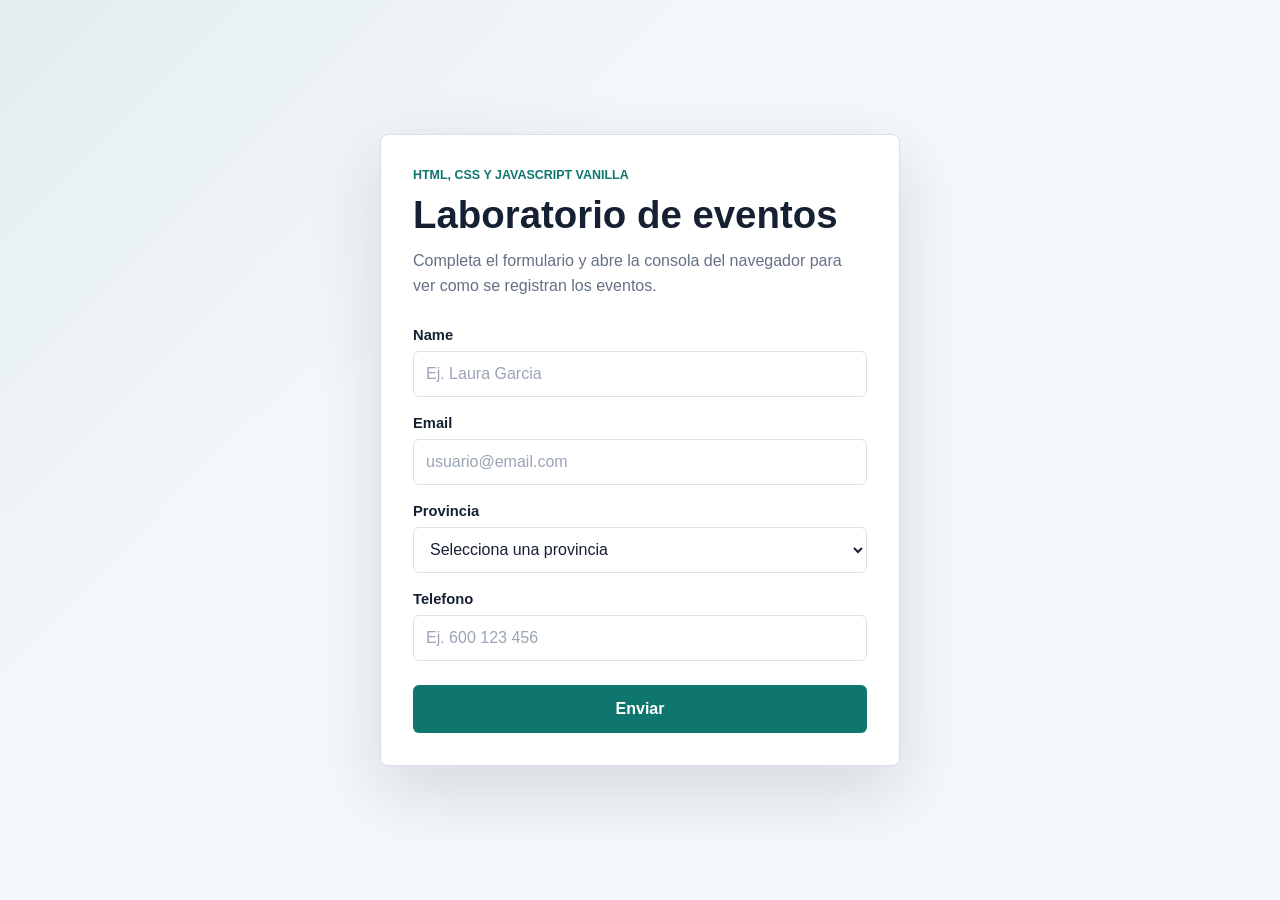
<file: index.html>
<!DOCTYPE html>
<html lang="es">
<head>
  <meta charset="UTF-8">
  <meta name="viewport" content="width=device-width, initial-scale=1.0">
  <title>Laboratorio de Eventos Web</title>

   <!-- Beacon de Marketing Cloud Personalization -->
    <script
        type="text/javascript"
        async
        src="//cdn.evgnet.com/beacon/seidorconsultingsl/pruebas_kj/scripts/evergage.min.js">
    </script>
    
  <link rel="stylesheet" href="css/styles.css">
</head>
<body>
  <main class="page">
    <section id="registrationView" class="form-panel" aria-labelledby="form-title">
      <div class="form-header">
        <p class="eyebrow">HTML, CSS y JavaScript vanilla</p>
        <h1 id="form-title">Laboratorio de eventos</h1>
        <p class="intro">
          Completa el formulario y abre la consola del navegador para ver como se registran los eventos.
        </p>
      </div>

      <form id="contactForm" class="contact-form" novalidate>
        <div class="form-field">
          <label for="name">Name</label>
          <input
            type="text"
            id="name"
            name="nombre"
            placeholder="Ej. Laura Garcia"
            autocomplete="name"
          >
        </div>

        <div class="form-field">
          <label for="email">Email</label>
          <input
            type="email"
            id="email"
            name="email"
            placeholder="usuario@email.com"
            autocomplete="email"
          >
        </div>

        <div class="form-field">
          <label for="province">Provincia</label>
          <select id="province" name="provincia">
            <option value="">Selecciona una provincia</option>
            <option value="Barcelona">Barcelona</option>
            <option value="Madrid">Madrid</option>
            <option value="Sevilla">Sevilla</option>
            <option value="Valencia">Valencia</option>
            <option value="Zaragoza">Zaragoza</option>
          </select>
        </div>

        <div class="form-field">
          <label for="phone">Telefono</label>
          <input
            type="tel"
            id="phone"
            name="telefono"
            placeholder="Ej. 600 123 456"
            autocomplete="tel"
          >
        </div>

        <button type="submit" class="submit-button">Enviar</button>
      </form>
    </section>

    <section id="successView" class="success-panel view-hidden" aria-labelledby="success-title">
      <div class="success-icon" aria-hidden="true">OK</div>
      <p class="eyebrow">Registro completado</p>
      <h1 id="success-title">Tu registro se ha enviado correctamente</h1>
      <p class="intro">
        Estamos preparando tu area personal. En unos segundos accederas a la pagina de inicio.
      </p>
    </section>

    <section id="bankHomeView" class="bank-home view-hidden" aria-labelledby="bank-home-title">
      <header class="bank-nav">
        <a class="bank-brand" href="#" aria-label="Inicio Banco Horizonte">
          <span class="brand-mark">BH</span>
          <span>Banco Horizonte</span>
        </a>
        <nav aria-label="Navegacion principal">
          <a href="#cuentas">Cuentas</a>
          <a href="#tarjetas">Tarjetas</a>
          <a href="#prestamos">Prestamos</a>
        </nav>
      </header>

      <div class="bank-hero">
        <div class="bank-hero-content">
          <p class="eyebrow">Banca digital</p>
          <h1 id="bank-home-title">Gestiona tu dinero con una banca clara y segura</h1>
          <p class="intro">
            Consulta saldos, mueve dinero y revisa tus productos desde una experiencia simple.
          </p>
          <div class="bank-actions">
            <a class="primary-link" href="#cuentas">Ver cuentas</a>
            <a class="secondary-link" href="#contacto">Hablar con un asesor</a>
          </div>
        </div>

        <aside class="account-summary" aria-label="Resumen de cuenta">
          <p class="summary-label">Saldo disponible</p>
          <strong>12.480,35 EUR</strong>
          <span>Cuenta corriente | ES82 **** 3941</span>
          <div class="summary-row">
            <span>Ingresos</span>
            <strong>+2.150 EUR</strong>
          </div>
          <div class="summary-row">
            <span>Gastos</span>
            <strong>-730 EUR</strong>
          </div>
        </aside>
      </div>

      <div class="bank-products" id="cuentas">
        <article>
          <span>Cuentas</span>
          <strong>Sin comisiones de mantenimiento</strong>
        </article>
        <article id="tarjetas">
          <span>Tarjetas</span>
          <strong>Control de limites y pagos online</strong>
        </article>
        <article id="prestamos">
          <span>Prestamos</span>
          <strong>Simulacion inmediata desde el area cliente</strong>
        </article>
      </div>
    </section>
  </main>

  <script src="js/app.js"></script>
</body>
</html>
</file>
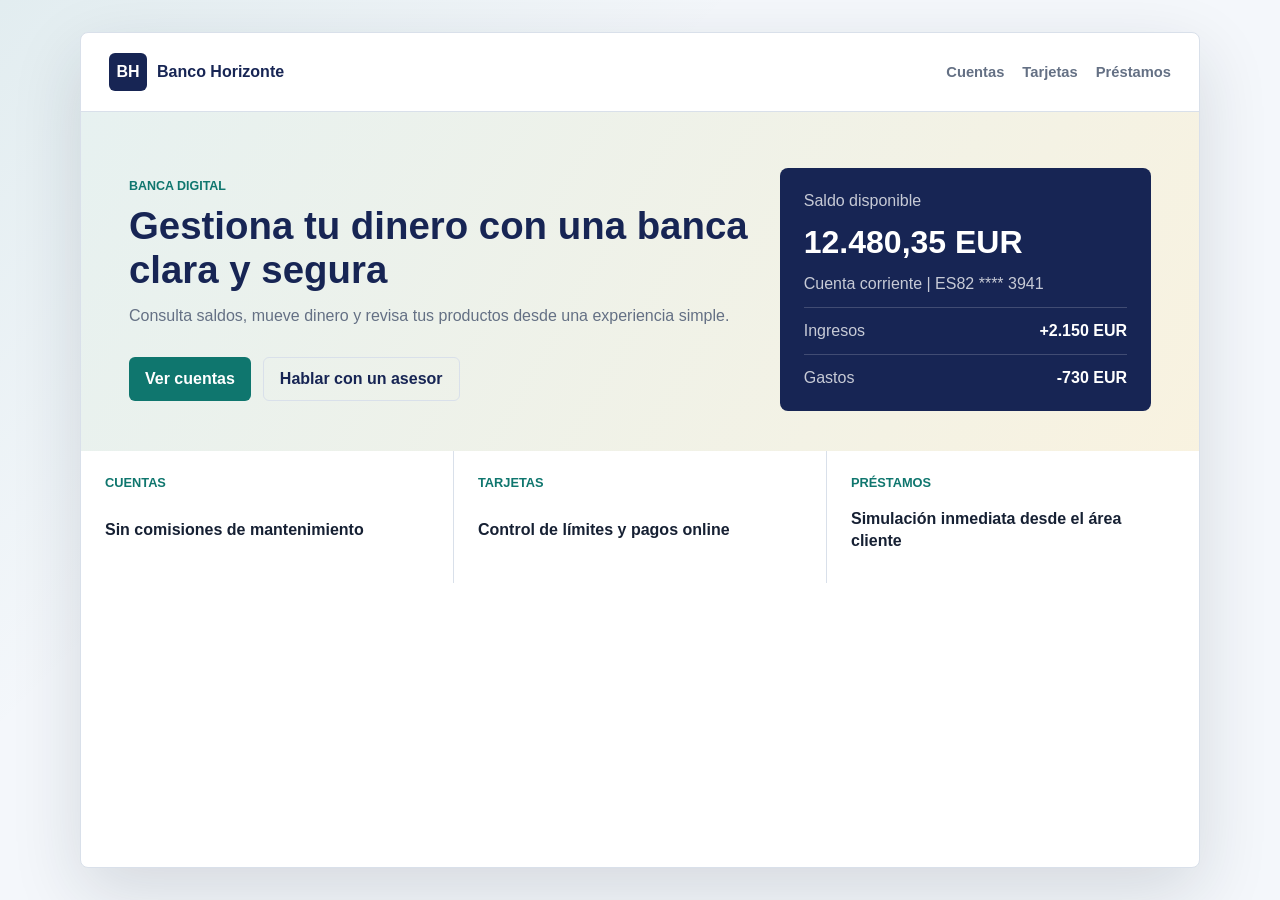
<file: banco.html>
<!DOCTYPE html>
<html lang="es">
<head>
  <meta charset="UTF-8">
  <meta name="viewport" content="width=device-width, initial-scale=1.0">
  <title>Banco Horizonte</title>
  <!-- Beacon de Marketing Cloud Personalization -->
    <script
        type="text/javascript"
        async
        src="//cdn.evgnet.com/beacon/seidorconsultingsl/pruebas_kj/scripts/evergage.min.js">
    </script>
  <link rel="stylesheet" href="css/styles.css">
</head>
<body>
  <main class="page">
    <section class="bank-home" aria-labelledby="bank-home-title">

      <header class="bank-nav">
        <a class="bank-brand" href="#" aria-label="Inicio Banco Horizonte">
          <span class="brand-mark">BH</span>
          <span>Banco Horizonte</span>
        </a>
        <nav aria-label="Navegación principal">
          <a href="#cuentas">Cuentas</a>
          <a href="#tarjetas">Tarjetas</a>
          <a href="#prestamos">Préstamos</a>
        </nav>
      </header>

      <div class="bank-hero">
        <div class="bank-hero-content">
          <p class="eyebrow">Banca digital</p>
          <h1 id="bank-home-title">Gestiona tu dinero con una banca clara y segura</h1>
          <p class="intro">
            Consulta saldos, mueve dinero y revisa tus productos desde una experiencia simple.
          </p>
          <div class="bank-actions">
            <a class="primary-link" href="#cuentas">Ver cuentas</a>
            <a class="secondary-link" href="#contacto">Hablar con un asesor</a>
          </div>
        </div>

        <aside class="account-summary" aria-label="Resumen de cuenta">
          <p class="summary-label">Saldo disponible</p>
          <strong id="user-balance">12.480,35 EUR</strong>
          <span>Cuenta corriente | ES82 **** 3941</span>
          <div class="summary-row">
            <span>Ingresos</span>
            <strong>+2.150 EUR</strong>
          </div>
          <div class="summary-row">
            <span>Gastos</span>
            <strong>-730 EUR</strong>
          </div>
        </aside>
      </div>

      <div class="bank-products" id="cuentas">
        <article>
          <span>Cuentas</span>
          <strong>Sin comisiones de mantenimiento</strong>
        </article>
        <article id="tarjetas">
          <span>Tarjetas</span>
          <strong>Control de límites y pagos online</strong>
        </article>
        <article id="prestamos">
          <span>Préstamos</span>
          <strong>Simulación inmediata desde el área cliente</strong>
        </article>
      </div>

    </section>
  </main>

  <script>
    const user = JSON.parse(sessionStorage.getItem("registeredUser") || "{}");
    if (user.nombre) {
      document.querySelector(".bank-hero-content h1").textContent =
        `Hola, ${user.nombre}. Bienvenido a tu banca digital`;
    }
  </script>
</body>
</html>
</file>
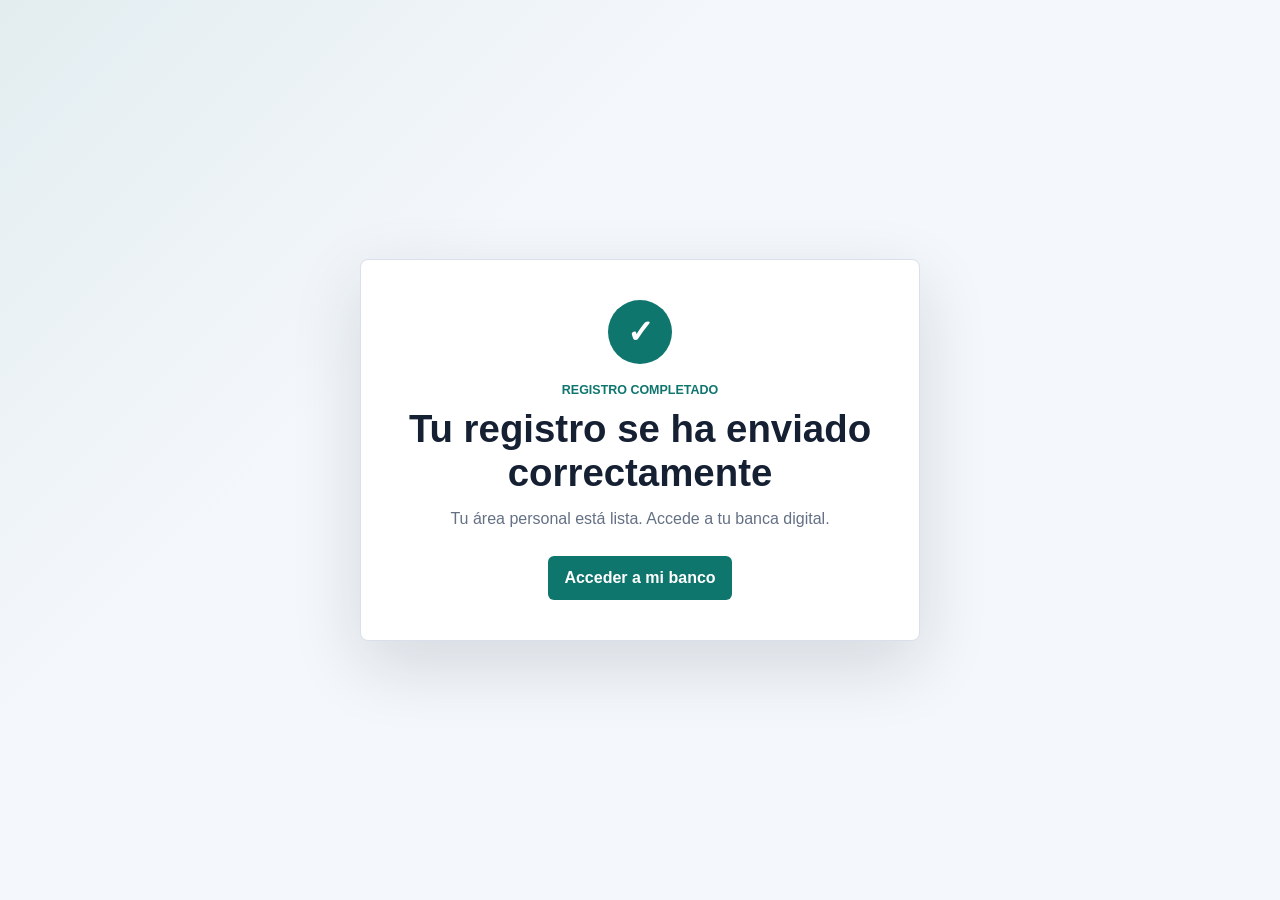
<file: confirmacion.html>
<!DOCTYPE html>
<html lang="es">
<head>
  <meta charset="UTF-8">
  <meta name="viewport" content="width=device-width, initial-scale=1.0">
  <title>Registro completado – EventFlowLab</title>
  <link rel="stylesheet" href="css/styles.css">
</head>
<body>
  <main class="page">
    <section class="success-panel">
      <div class="success-icon" aria-hidden="true">✓</div>
      <p class="eyebrow">Registro completado</p>
      <h1 id="confirm-title">Tu registro se ha enviado correctamente</h1>
      <p class="intro" id="confirm-message">
        Tu área personal está lista. Accede a tu banca digital.
      </p>
      <a class="primary-link" href="banco.html" style="margin-top:24px;">Acceder a mi banco</a>
    </section>
  </main>

  <script>
    const user = JSON.parse(sessionStorage.getItem("registeredUser") || "{}");
    if (user.nombre) {
      document.getElementById("confirm-title").textContent = `¡Bienvenido, ${user.nombre}!`;
    }
  </script>
</body>
</html>
</file>
<file: css/styles.css>
:root {
  --color-background: #f4f7fb;
  --color-panel: #ffffff;
  --color-text: #162033;
  --color-muted: #647084;
  --color-border: #d9e0ea;
  --color-primary: #0f766e;
  --color-primary-dark: #0b5f59;
  --color-navy: #172554;
  --color-focus: rgba(15, 118, 110, 0.18);
  --shadow-panel: 0 24px 70px rgba(22, 32, 51, 0.14);
}

* {
  box-sizing: border-box;
}

body {
  margin: 0;
  min-height: 100vh;
  font-family: Arial, Helvetica, sans-serif;
  color: var(--color-text);
  background:
    linear-gradient(135deg, rgba(15, 118, 110, 0.08), transparent 34%),
    var(--color-background);
}

.page {
  min-height: 100vh;
  display: grid;
  place-items: center;
  padding: 32px 16px;
}

.form-panel {
  width: min(100%, 520px);
  padding: 32px;
  background: var(--color-panel);
  border: 1px solid var(--color-border);
  border-radius: 8px;
  box-shadow: var(--shadow-panel);
}

.view-hidden {
  display: none;
}

.form-header {
  margin-bottom: 28px;
}

.eyebrow {
  margin: 0 0 8px;
  font-size: 0.78rem;
  font-weight: 700;
  line-height: 1.4;
  color: var(--color-primary);
  text-transform: uppercase;
}

h1 {
  margin: 0;
  font-size: clamp(1.8rem, 4vw, 2.4rem);
  line-height: 1.15;
}

.intro {
  margin: 12px 0 0;
  color: var(--color-muted);
  line-height: 1.55;
}

.contact-form {
  display: grid;
  gap: 18px;
}

.form-field {
  display: grid;
  gap: 8px;
}

label {
  font-size: 0.92rem;
  font-weight: 700;
}

input,
select {
  width: 100%;
  min-height: 46px;
  padding: 10px 12px;
  font: inherit;
  color: var(--color-text);
  background: #ffffff;
  border: 1px solid var(--color-border);
  border-radius: 6px;
  outline: none;
  transition: border-color 160ms ease, box-shadow 160ms ease;
}

input::placeholder {
  color: #9aa5b5;
}

input:focus,
select:focus {
  border-color: var(--color-primary);
  box-shadow: 0 0 0 4px var(--color-focus);
}

.submit-button {
  min-height: 48px;
  margin-top: 6px;
  padding: 12px 18px;
  font: inherit;
  font-weight: 700;
  color: #ffffff;
  background: var(--color-primary);
  border: 0;
  border-radius: 6px;
  cursor: pointer;
  transition: background-color 160ms ease, transform 160ms ease;
}

.submit-button:hover {
  background: var(--color-primary-dark);
}

.submit-button:active {
  transform: translateY(1px);
}

.success-panel {
  width: min(100%, 560px);
  padding: 40px 32px;
  text-align: center;
  background: var(--color-panel);
  border: 1px solid var(--color-border);
  border-radius: 8px;
  box-shadow: var(--shadow-panel);
}

.success-icon {
  display: grid;
  width: 64px;
  height: 64px;
  place-items: center;
  margin: 0 auto 18px;
  font-size: 2rem;
  font-weight: 700;
  color: #ffffff;
  background: var(--color-primary);
  border-radius: 50%;
}

.bank-home {
  width: min(100%, 1120px);
  min-height: calc(100vh - 64px);
  background: #ffffff;
  border: 1px solid var(--color-border);
  border-radius: 8px;
  box-shadow: var(--shadow-panel);
  overflow: hidden;
}

.bank-nav {
  display: flex;
  align-items: center;
  justify-content: space-between;
  gap: 24px;
  padding: 20px 28px;
  border-bottom: 1px solid var(--color-border);
}

.bank-brand {
  display: inline-flex;
  align-items: center;
  gap: 10px;
  font-weight: 700;
  color: var(--color-navy);
  text-decoration: none;
}

.brand-mark {
  display: grid;
  width: 38px;
  height: 38px;
  place-items: center;
  color: #ffffff;
  background: var(--color-navy);
  border-radius: 6px;
}

.bank-nav nav {
  display: flex;
  flex-wrap: wrap;
  gap: 18px;
}

.bank-nav nav a {
  color: var(--color-muted);
  font-size: 0.92rem;
  font-weight: 700;
  text-decoration: none;
}

.bank-hero {
  display: grid;
  grid-template-columns: minmax(0, 1.25fr) minmax(280px, 0.75fr);
  gap: 32px;
  align-items: center;
  padding: 56px 48px 40px;
  background:
    linear-gradient(120deg, rgba(15, 118, 110, 0.1), rgba(201, 151, 0, 0.12)),
    #ffffff;
}

.bank-hero-content h1 {
  max-width: 680px;
  color: var(--color-navy);
}

.bank-actions {
  display: flex;
  flex-wrap: wrap;
  gap: 12px;
  margin-top: 28px;
}

.primary-link,
.secondary-link {
  display: inline-flex;
  align-items: center;
  justify-content: center;
  min-height: 44px;
  padding: 10px 16px;
  font-weight: 700;
  text-decoration: none;
  border-radius: 6px;
}

.primary-link {
  color: #ffffff;
  background: var(--color-primary);
}

.secondary-link {
  color: var(--color-navy);
  border: 1px solid var(--color-border);
}

.account-summary {
  display: grid;
  gap: 14px;
  padding: 24px;
  background: var(--color-navy);
  color: #ffffff;
  border-radius: 8px;
}

.account-summary strong {
  font-size: clamp(1.35rem, 3vw, 2rem);
}

.account-summary span,
.summary-label {
  margin: 0;
  color: rgba(255, 255, 255, 0.76);
}

.summary-row {
  display: flex;
  justify-content: space-between;
  gap: 16px;
  padding-top: 14px;
  border-top: 1px solid rgba(255, 255, 255, 0.18);
}

.summary-row strong {
  font-size: 1rem;
}

.bank-products {
  display: grid;
  grid-template-columns: repeat(3, minmax(0, 1fr));
  gap: 1px;
  background: var(--color-border);
}

.bank-products article {
  display: grid;
  gap: 10px;
  min-height: 132px;
  padding: 24px;
  background: #ffffff;
}

.bank-products span {
  font-size: 0.8rem;
  font-weight: 700;
  color: var(--color-primary);
  text-transform: uppercase;
}

.bank-products strong {
  line-height: 1.35;
}

@media (max-width: 540px) {
  .page {
    align-items: start;
    padding-top: 20px;
  }

  .form-panel {
    padding: 24px;
  }

  .success-panel {
    padding: 32px 24px;
  }
}

@media (max-width: 760px) {
  .bank-home {
    min-height: auto;
  }

  .bank-nav,
  .bank-hero {
    padding-inline: 24px;
  }

  .bank-nav {
    align-items: flex-start;
    flex-direction: column;
  }

  .bank-hero {
    grid-template-columns: 1fr;
    padding-top: 36px;
  }

  .bank-products {
    grid-template-columns: 1fr;
  }
}
</file>
